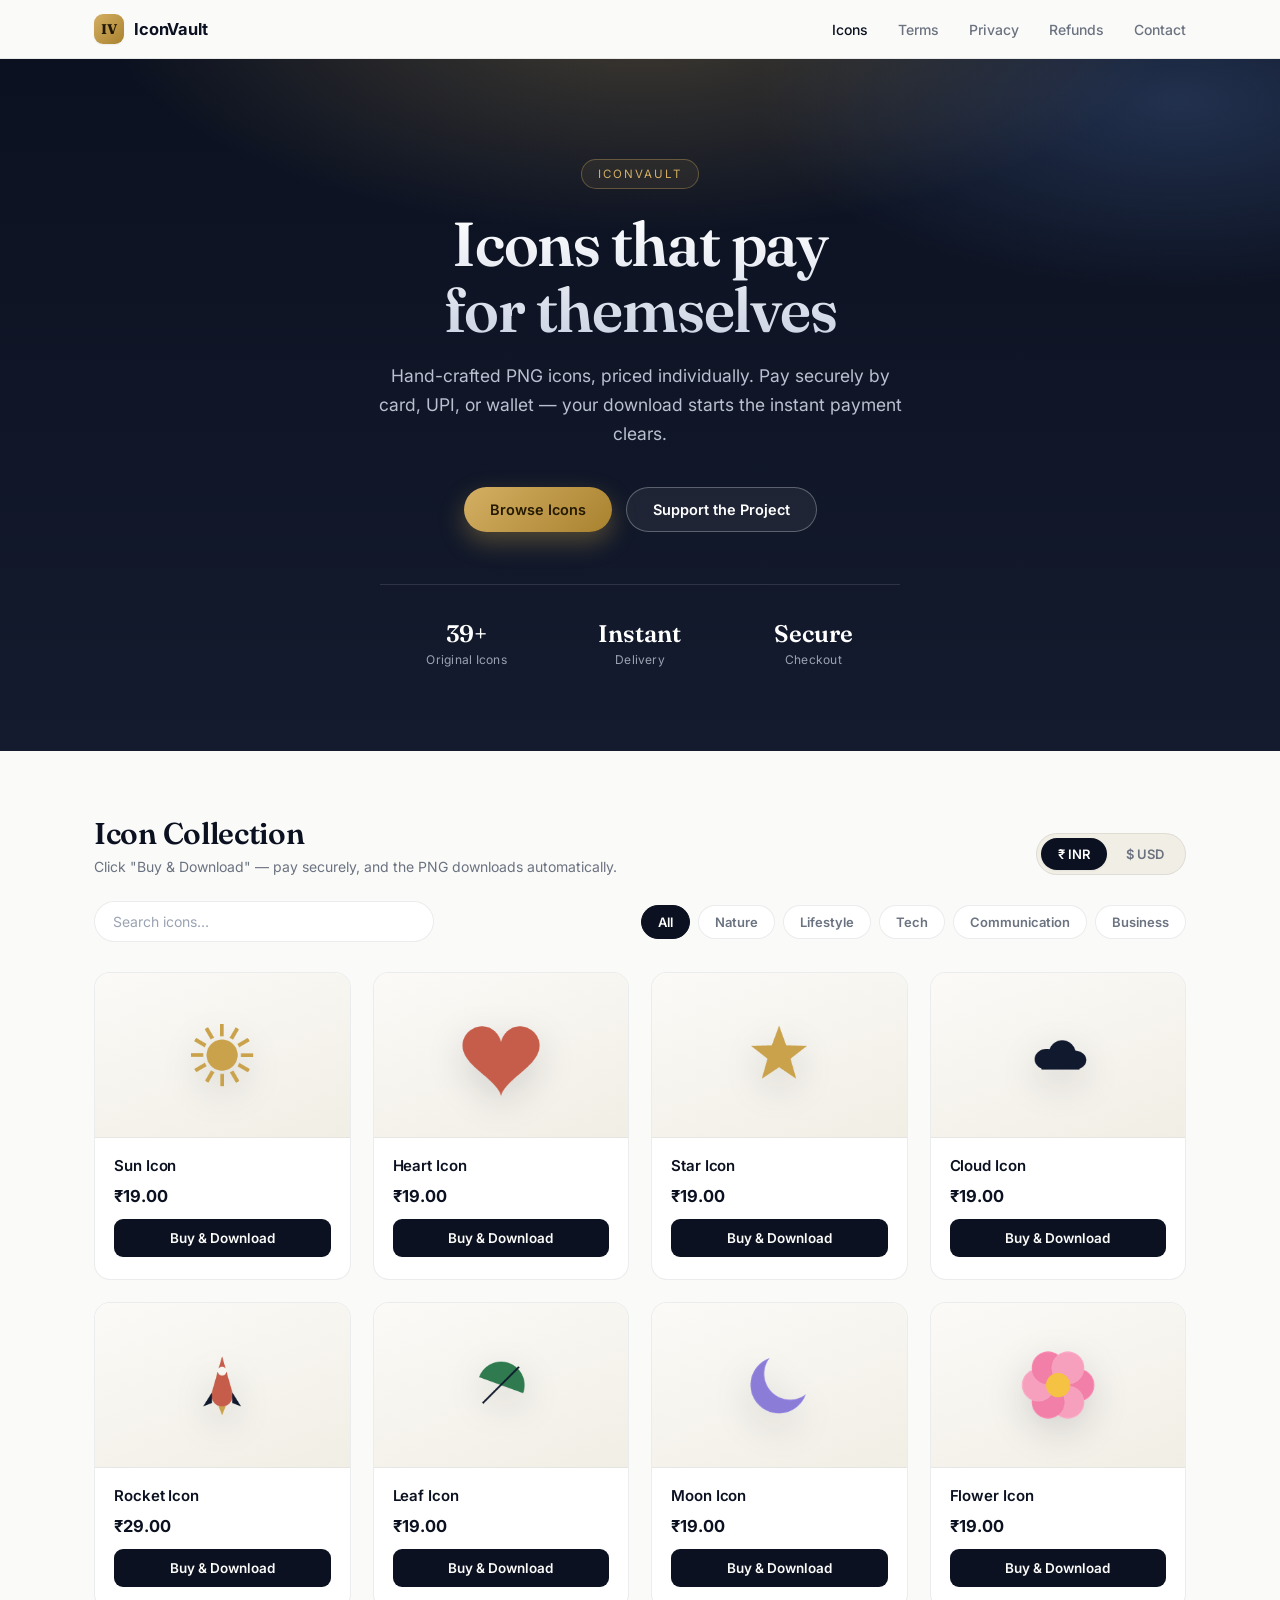
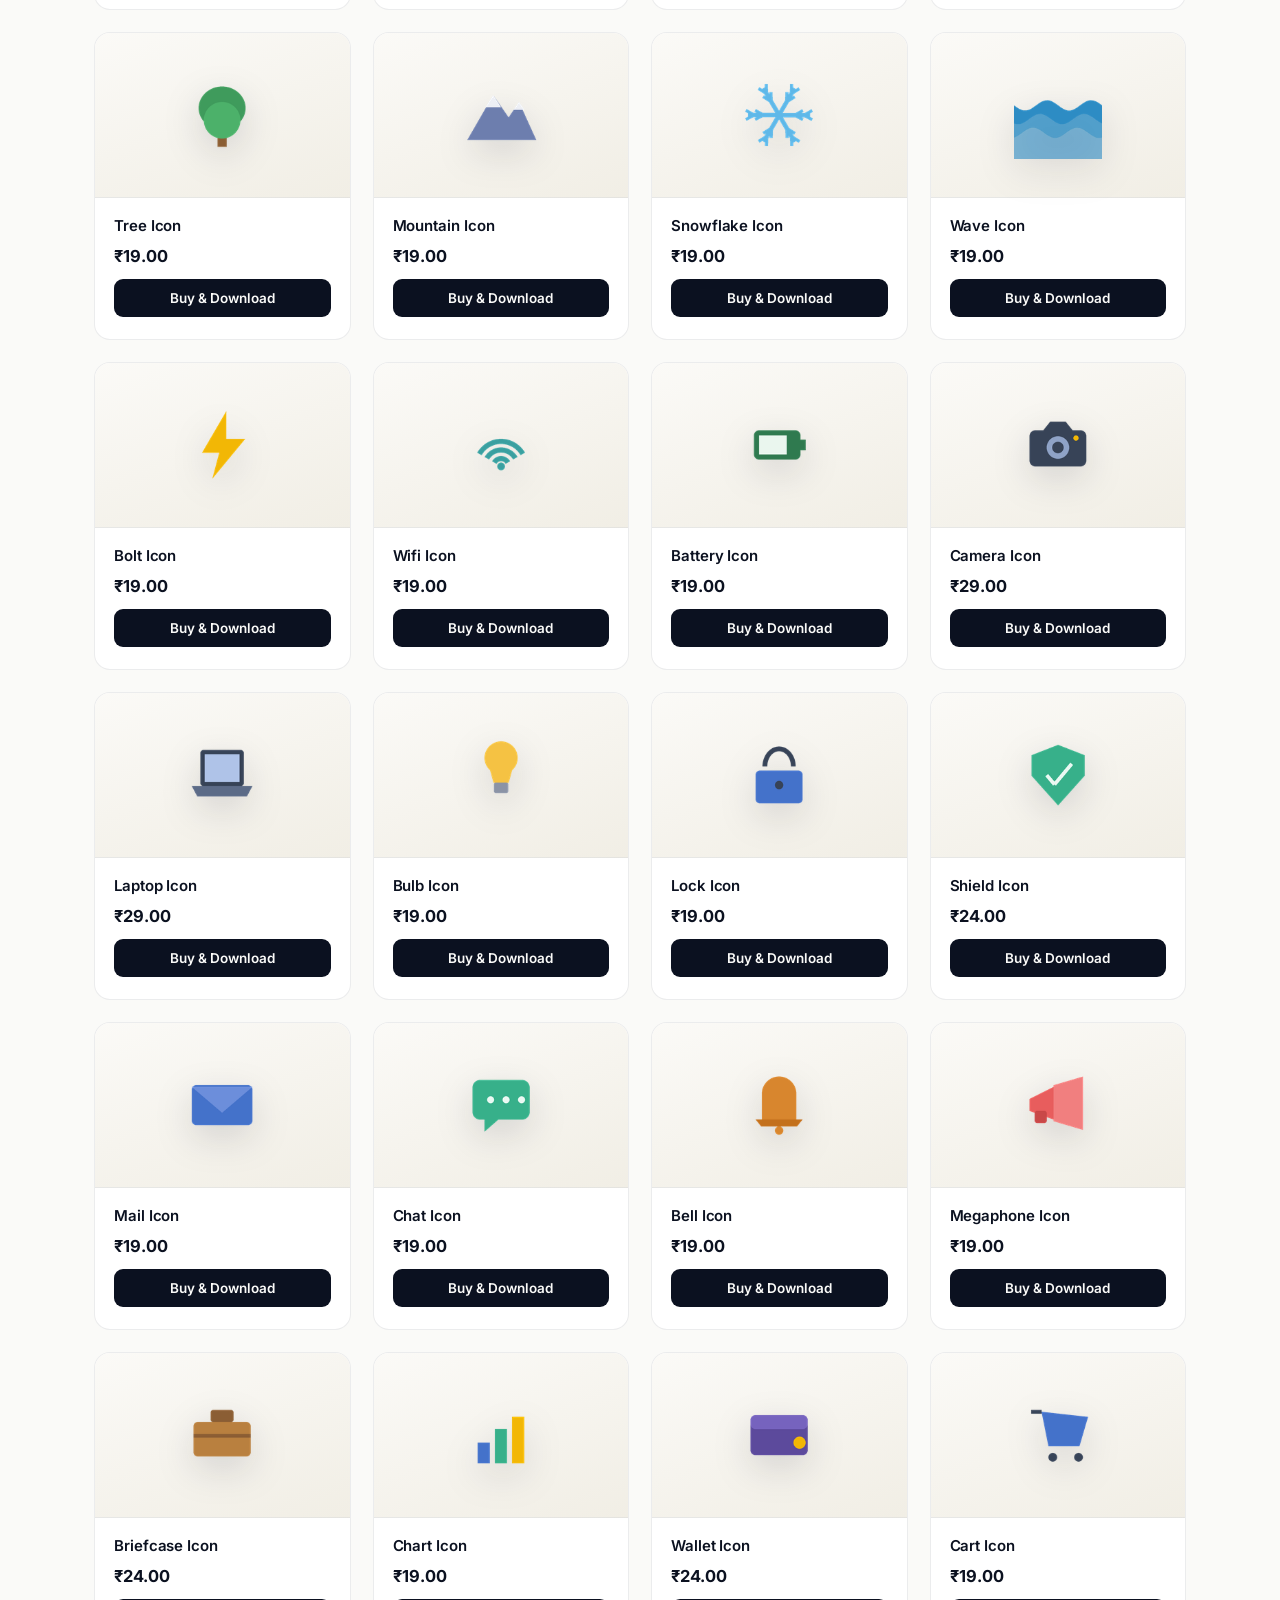
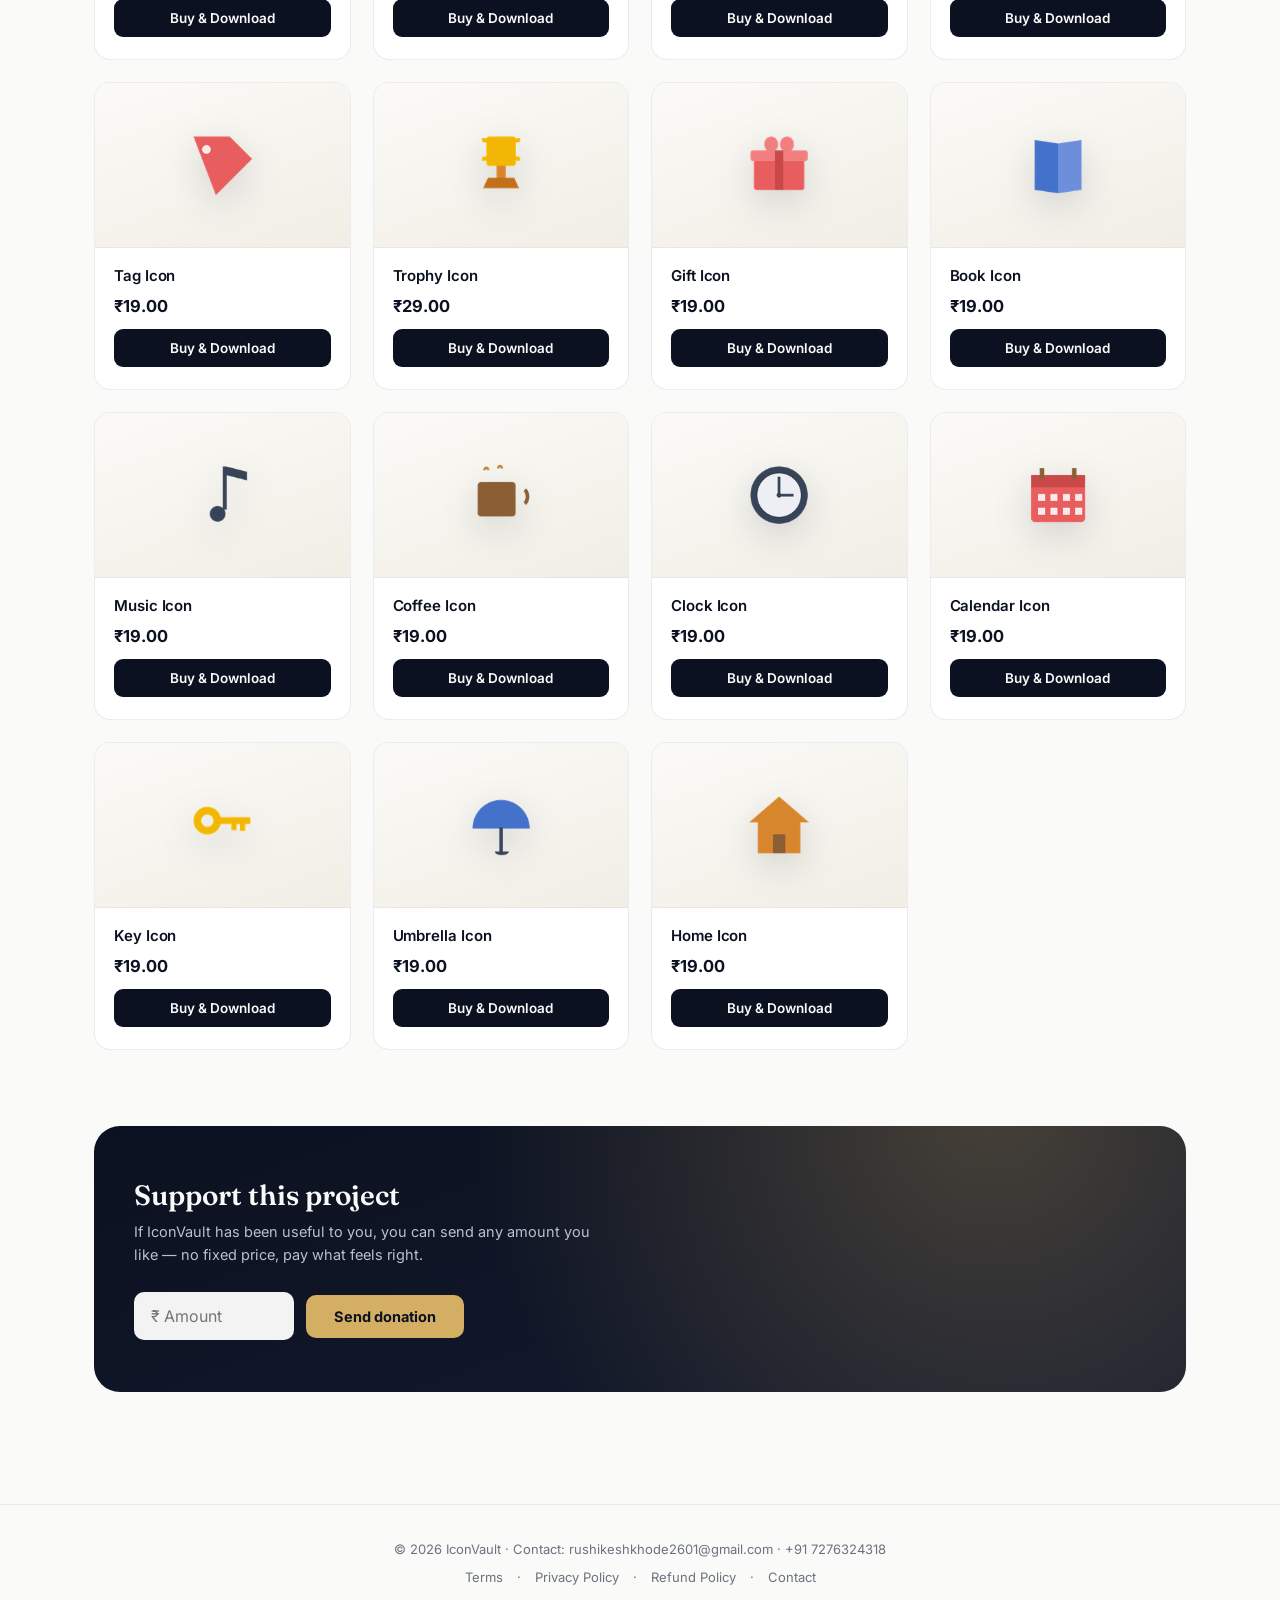
<file: index.html>
<!DOCTYPE html>
<html lang="en">
<head>
<meta charset="UTF-8">
<meta name="viewport" content="width=device-width, initial-scale=1.0">
<title>IconVault — Premium PNG Icons</title>
<meta name="description" content="Hand-crafted PNG icons, priced individually. Instant download after secure checkout — no account needed.">
<link rel="preconnect" href="https://fonts.googleapis.com">
<link rel="preconnect" href="https://fonts.gstatic.com" crossorigin>
<link href="https://fonts.googleapis.com/css2?family=Fraunces:opsz,wght@9..144,500;9..144,600;9..144,700&family=Inter:wght@400;500;600;700;800&family=IBM+Plex+Mono:wght@500&display=swap" rel="stylesheet">
<link rel="stylesheet" href="assets/style.css">
</head>
<body>

<header class="site-header">
  <div class="nav-wrap">
    <a href="index.html" class="brand"><span class="brand-mark">IV</span>IconVault</a>
    <button class="nav-toggle" id="navToggle" aria-label="Toggle menu">
      <svg width="22" height="22" viewBox="0 0 24 24" fill="none" stroke="currentColor" stroke-width="2" stroke-linecap="round"><line x1="3" y1="6" x2="21" y2="6"></line><line x1="3" y1="12" x2="21" y2="12"></line><line x1="3" y1="18" x2="21" y2="18"></line></svg>
    </button>
    <nav class="nav-links" id="navLinks">
      <a href="#icons" class="current">Icons</a>
      <a href="terms.html">Terms</a>
      <a href="privacy.html">Privacy</a>
      <a href="refund-policy.html">Refunds</a>
      <a href="contact.html">Contact</a>
    </nav>
  </div>
</header>

<section class="hero">
  <p class="eyebrow">IconVault</p>
  <h1>Icons that pay<br>for themselves</h1>
  <p class="lead">Hand-crafted PNG icons, priced individually. Pay securely by card, UPI, or wallet — your download starts the instant payment clears.</p>
  <div class="hero-ctas">
    <a href="#icons" class="btn btn-primary">Browse Icons</a>
    <a href="#support" class="btn btn-ghost">Support the Project</a>
  </div>
  <div class="stat-row">
    <div class="stat"><b>39+</b><span>Original Icons</span></div>
    <div class="stat"><b>Instant</b><span>Delivery</span></div>
    <div class="stat"><b>Secure</b><span>Checkout</span></div>
  </div>
</section>

<main>
  <div id="icons"></div>
  <div class="section-head">
    <div>
      <h2 class="section-title">Icon Collection</h2>
      <p class="section-sub">Click "Buy &amp; Download" — pay securely, and the PNG downloads automatically.</p>
    </div>
    <div>
      <div class="currency-toggle" id="currencyToggle">
        <button data-cur="INR" class="active">₹ INR</button>
        <button data-cur="USD">$ USD</button>
      </div>
    </div>
  </div>
  <p class="curr-hint" id="currHint" style="display:none;">USD pricing shown for international visitors — checkout is currently processed in Indian Rupees (₹).</p>

  <div class="filter-bar">
    <input type="search" id="iconSearch" class="search-input" placeholder="Search icons…" aria-label="Search icons">
    <div class="category-pills" id="categoryPills"></div>
  </div>

  <div class="grid" id="iconGrid"></div>

  <div class="donate-wrap" id="support">
    <h2>Support this project</h2>
    <p>If IconVault has been useful to you, you can send any amount you like — no fixed price, pay what feels right.</p>
    <div class="donate-row">
      <input type="number" id="donateAmount" min="1" placeholder="₹ Amount">
      <button id="donateBtn">Send donation</button>
    </div>
  </div>
</main>

<footer>
  <div>© <span id="year"></span> IconVault · Contact: rushikeshkhode2601@gmail.com · +91 7276324318</div>
  <div class="foot-links">
    <a href="terms.html">Terms</a> ·
    <a href="privacy.html">Privacy Policy</a> ·
    <a href="refund-policy.html">Refund Policy</a> ·
    <a href="contact.html">Contact</a>
  </div>
</footer>

<script src="https://checkout.razorpay.com/v1/checkout.js"></script>
<script src="assets/site.js"></script>
<script>
  // ---------------- EDIT THIS ----------------
  var RAZORPAY_KEY = "rzp_live_TVG2Pxma3OotFT";      // rzp_test_xxx or rzp_live_xxx
  var BUSINESS_NAME = "IconVault";
  // --------------------------------------------

  var ICONS = [
    { id: "sun",        name: "Sun Icon",        category: "Nature",        price: 19, usdPrice: 1.99, file: "assets/sun.png" },
    { id: "heart",      name: "Heart Icon",      category: "Lifestyle",     price: 19, usdPrice: 1.99, file: "assets/heart.png" },
    { id: "star",       name: "Star Icon",       category: "Lifestyle",     price: 19, usdPrice: 1.99, file: "assets/star.png" },
    { id: "cloud",      name: "Cloud Icon",      category: "Nature",        price: 19, usdPrice: 1.99, file: "assets/cloud.png" },
    { id: "rocket",     name: "Rocket Icon",     category: "Tech",          price: 29, usdPrice: 2.99, file: "assets/rocket.png" },
    { id: "leaf",       name: "Leaf Icon",       category: "Nature",        price: 19, usdPrice: 1.99, file: "assets/leaf.png" },
    { id: "moon",       name: "Moon Icon",       category: "Nature",        price: 19, usdPrice: 1.99, file: "assets/moon.png" },
    { id: "flower",     name: "Flower Icon",     category: "Nature",        price: 19, usdPrice: 1.99, file: "assets/flower.png" },
    { id: "tree",       name: "Tree Icon",       category: "Nature",        price: 19, usdPrice: 1.99, file: "assets/tree.png" },
    { id: "mountain",   name: "Mountain Icon",   category: "Nature",        price: 19, usdPrice: 1.99, file: "assets/mountain.png" },
    { id: "snowflake",  name: "Snowflake Icon",  category: "Nature",        price: 19, usdPrice: 1.99, file: "assets/snowflake.png" },
    { id: "wave",       name: "Wave Icon",       category: "Nature",        price: 19, usdPrice: 1.99, file: "assets/wave.png" },
    { id: "bolt",       name: "Bolt Icon",       category: "Tech",          price: 19, usdPrice: 1.99, file: "assets/bolt.png" },
    { id: "wifi",       name: "Wifi Icon",       category: "Tech",          price: 19, usdPrice: 1.99, file: "assets/wifi.png" },
    { id: "battery",    name: "Battery Icon",    category: "Tech",          price: 19, usdPrice: 1.99, file: "assets/battery.png" },
    { id: "camera",     name: "Camera Icon",     category: "Tech",          price: 29, usdPrice: 2.99, file: "assets/camera.png" },
    { id: "laptop",     name: "Laptop Icon",     category: "Tech",          price: 29, usdPrice: 2.99, file: "assets/laptop.png" },
    { id: "bulb",       name: "Bulb Icon",       category: "Tech",          price: 19, usdPrice: 1.99, file: "assets/bulb.png" },
    { id: "lock",       name: "Lock Icon",       category: "Tech",          price: 19, usdPrice: 1.99, file: "assets/lock.png" },
    { id: "shield",     name: "Shield Icon",     category: "Tech",          price: 24, usdPrice: 2.49, file: "assets/shield.png" },
    { id: "mail",       name: "Mail Icon",       category: "Communication", price: 19, usdPrice: 1.99, file: "assets/mail.png" },
    { id: "chat",       name: "Chat Icon",       category: "Communication", price: 19, usdPrice: 1.99, file: "assets/chat.png" },
    { id: "bell",       name: "Bell Icon",       category: "Communication", price: 19, usdPrice: 1.99, file: "assets/bell.png" },
    { id: "megaphone",  name: "Megaphone Icon",  category: "Communication", price: 19, usdPrice: 1.99, file: "assets/megaphone.png" },
    { id: "briefcase",  name: "Briefcase Icon",  category: "Business",      price: 24, usdPrice: 2.49, file: "assets/briefcase.png" },
    { id: "chart",      name: "Chart Icon",      category: "Business",      price: 19, usdPrice: 1.99, file: "assets/chart.png" },
    { id: "wallet",     name: "Wallet Icon",     category: "Business",      price: 24, usdPrice: 2.49, file: "assets/wallet.png" },
    { id: "cart",       name: "Cart Icon",       category: "Business",      price: 19, usdPrice: 1.99, file: "assets/cart.png" },
    { id: "tag",        name: "Tag Icon",        category: "Business",      price: 19, usdPrice: 1.99, file: "assets/tag.png" },
    { id: "trophy",     name: "Trophy Icon",     category: "Business",      price: 29, usdPrice: 2.99, file: "assets/trophy.png" },
    { id: "gift",       name: "Gift Icon",       category: "Lifestyle",     price: 19, usdPrice: 1.99, file: "assets/gift.png" },
    { id: "book",       name: "Book Icon",       category: "Lifestyle",     price: 19, usdPrice: 1.99, file: "assets/book.png" },
    { id: "music",      name: "Music Icon",      category: "Lifestyle",     price: 19, usdPrice: 1.99, file: "assets/music.png" },
    { id: "coffee",     name: "Coffee Icon",     category: "Lifestyle",     price: 19, usdPrice: 1.99, file: "assets/coffee.png" },
    { id: "clock",      name: "Clock Icon",      category: "Lifestyle",     price: 19, usdPrice: 1.99, file: "assets/clock.png" },
    { id: "calendar",   name: "Calendar Icon",   category: "Lifestyle",     price: 19, usdPrice: 1.99, file: "assets/calendar.png" },
    { id: "key",        name: "Key Icon",        category: "Lifestyle",     price: 19, usdPrice: 1.99, file: "assets/key.png" },
    { id: "umbrella",   name: "Umbrella Icon",   category: "Lifestyle",     price: 19, usdPrice: 1.99, file: "assets/umbrella.png" },
    { id: "home",       name: "Home Icon",       category: "Lifestyle",     price: 19, usdPrice: 1.99, file: "assets/home.png" }
  ];

  var CURRENCY = localStorage.getItem('iv_currency') || 'INR';
  var SEARCH_TERM = '';
  var SELECTED_CATEGORY = 'All';

  function formatPrice(icon) {
    if (CURRENCY === 'USD') {
      return '$' + icon.usdPrice.toFixed(2);
    }
    return '₹' + icon.price.toFixed(2);
  }

  var grid = document.getElementById('iconGrid');
  var categoryPillsEl = document.getElementById('categoryPills');
  var searchInput = document.getElementById('iconSearch');

  var CATEGORIES = ['All'].concat(
    ICONS.map(function (i) { return i.category; }).filter(function (c, i, arr) { return arr.indexOf(c) === i; })
  );

  function renderCategoryPills() {
    categoryPillsEl.innerHTML = '';
    CATEGORIES.forEach(function (cat) {
      var btn = document.createElement('button');
      btn.textContent = cat;
      btn.className = cat === SELECTED_CATEGORY ? 'active' : '';
      btn.onclick = function () {
        SELECTED_CATEGORY = cat;
        renderCategoryPills();
        renderGrid();
      };
      categoryPillsEl.appendChild(btn);
    });
  }
  renderCategoryPills();

  function getFilteredIcons() {
    var term = SEARCH_TERM.trim().toLowerCase();
    return ICONS.filter(function (icon) {
      var matchesCategory = SELECTED_CATEGORY === 'All' || icon.category === SELECTED_CATEGORY;
      var matchesSearch = !term || icon.name.toLowerCase().indexOf(term) !== -1;
      return matchesCategory && matchesSearch;
    });
  }

  function renderGrid() {
    grid.innerHTML = '';
    var filtered = getFilteredIcons();
    if (filtered.length === 0) {
      grid.innerHTML = '<p class="no-results">No icons match your search.</p>';
      return;
    }
    filtered.forEach(function (icon) {
      var card = document.createElement('div');
      card.className = 'card';
      card.innerHTML =
        '<div class="thumb"><img src="' + icon.file + '" alt="' + icon.name + '" loading="lazy"></div>' +
        '<div class="card-body">' +
          '<h3>' + icon.name + '</h3>' +
          '<div class="price">' + formatPrice(icon) + '</div>' +
          '<button class="buy-btn">Buy &amp; Download</button>' +
        '</div>';
      var btn = card.querySelector('.buy-btn');
      btn.onclick = function () { startPayment(icon, btn); };
      grid.appendChild(card);
    });
  }
  renderGrid();

  searchInput.addEventListener('input', function (e) {
    SEARCH_TERM = e.target.value;
    renderGrid();
  });

  var currencyToggle = document.getElementById('currencyToggle');
  var currHint = document.getElementById('currHint');

  function syncCurrencyUI() {
    currencyToggle.querySelectorAll('button').forEach(function (b) {
      b.classList.toggle('active', b.dataset.cur === CURRENCY);
    });
    currHint.style.display = CURRENCY === 'USD' ? 'block' : 'none';
  }
  syncCurrencyUI();

  currencyToggle.addEventListener('click', function (e) {
    var btn = e.target.closest('button');
    if (!btn) return;
    CURRENCY = btn.dataset.cur;
    localStorage.setItem('iv_currency', CURRENCY);
    syncCurrencyUI();
    renderGrid();
  });

  function downloadFile(path, filename) {
    var a = document.createElement('a');
    a.href = path;
    a.download = filename;
    document.body.appendChild(a);
    a.click();
    document.body.removeChild(a);
  }

  function startPayment(icon, btn) {
    if (RAZORPAY_KEY === "YOUR_KEY_ID") {
      alert("Checkout is launching soon! We're currently completing payment verification — please check back in a day or two.");
      return;
    }
    btn.disabled = true;
    btn.innerText = "Opening…";

    var options = {
      key: RAZORPAY_KEY,
      amount: Math.round(icon.price * 100),
      currency: "INR",
      name: BUSINESS_NAME,
      description: "Purchase: " + icon.name,
      handler: function (response) {
        downloadFile(icon.file, icon.id + ".png");
        alert("Payment successful! Your download has started.\nPayment ID: " + response.razorpay_payment_id);
        btn.disabled = false;
        btn.innerText = "Buy & Download";
      },
      modal: {
        ondismiss: function () {
          btn.disabled = false;
          btn.innerText = "Buy & Download";
        }
      },
      theme: { color: "#10192E" }
    };
    var rzp = new Razorpay(options);
    rzp.on('payment.failed', function (response) {
      alert("Payment failed: " + response.error.description);
      btn.disabled = false;
      btn.innerText = "Buy & Download";
    });
    rzp.open();
  }

  document.getElementById('donateBtn').onclick = function () {
    if (RAZORPAY_KEY === "YOUR_KEY_ID") {
      alert("Checkout is launching soon! We're currently completing payment verification — please check back in a day or two.");
      return;
    }
    var amountInput = document.getElementById('donateAmount');
    var amount = parseFloat(amountInput.value);
    if (!amount || amount < 1) {
      alert("Please enter a valid amount (minimum ₹1).");
      return;
    }
    var options = {
      key: RAZORPAY_KEY,
      amount: Math.round(amount * 100),
      currency: "INR",
      name: BUSINESS_NAME,
      description: "Donation / Support",
      handler: function (response) {
        alert("Thank you for your support!\nPayment ID: " + response.razorpay_payment_id);
        amountInput.value = "";
      },
      theme: { color: "#C9A24B" }
    };
    var rzp = new Razorpay(options);
    rzp.on('payment.failed', function (response) {
      alert("Payment failed: " + response.error.description);
    });
    rzp.open();
  };
</script>

</body>
</html>
</file>
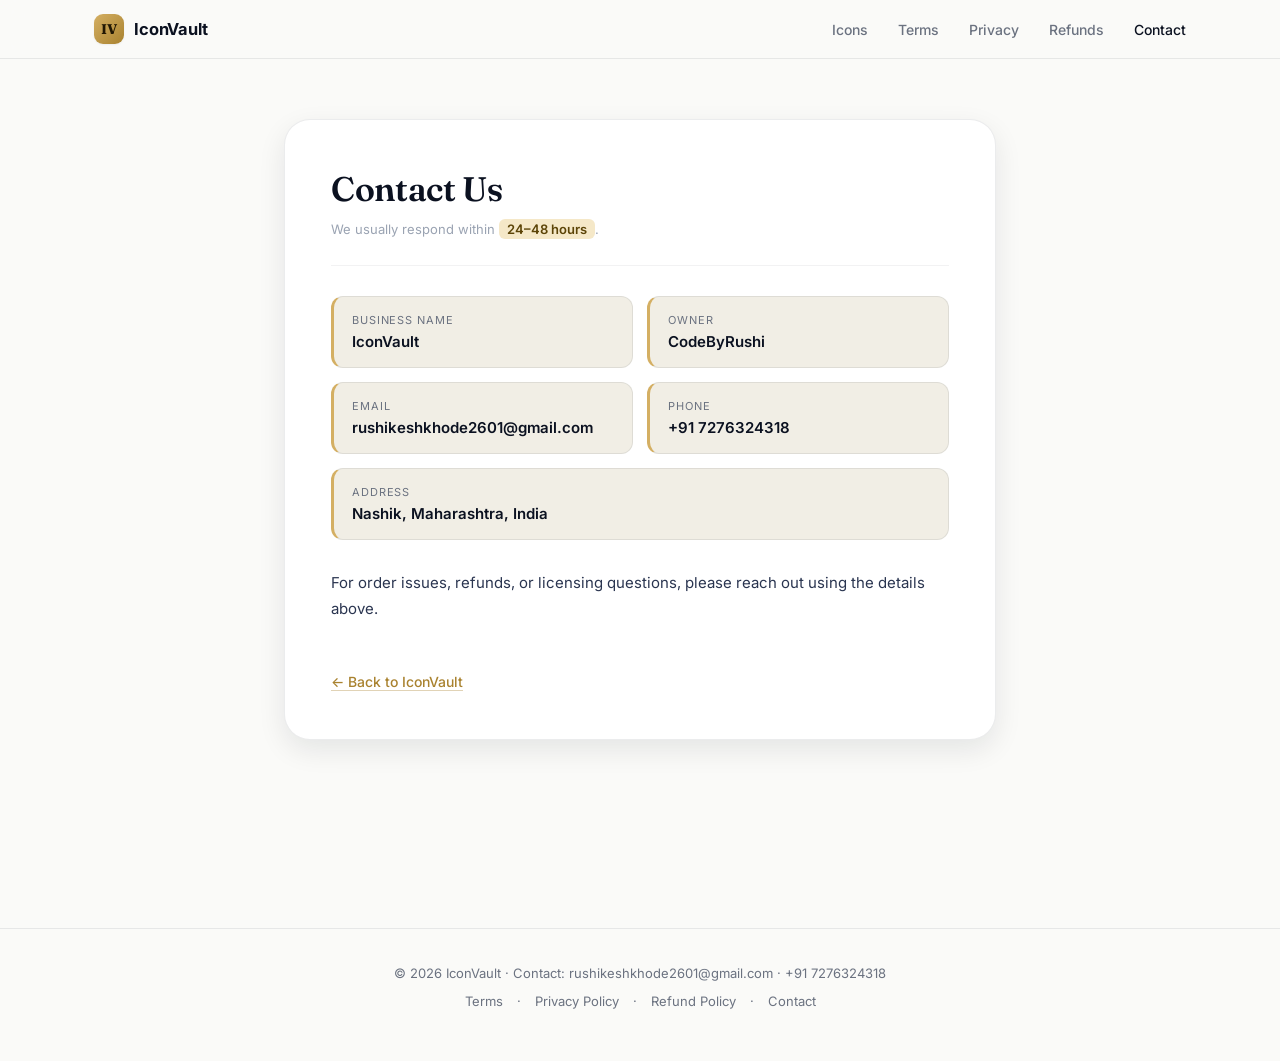
<file: contact.html>
<!DOCTYPE html>
<html lang="en">
<head>
<meta charset="UTF-8">
<meta name="viewport" content="width=device-width, initial-scale=1.0">
<title>Contact — IconVault</title>
<link rel="preconnect" href="https://fonts.googleapis.com">
<link rel="preconnect" href="https://fonts.gstatic.com" crossorigin>
<link href="https://fonts.googleapis.com/css2?family=Fraunces:opsz,wght@9..144,500;9..144,600;9..144,700&family=Inter:wght@400;500;600;700;800&display=swap" rel="stylesheet">
<link rel="stylesheet" href="assets/style.css">
</head>
<body>

<header class="site-header">
  <div class="nav-wrap">
    <a href="index.html" class="brand"><span class="brand-mark">IV</span>IconVault</a>
    <button class="nav-toggle" id="navToggle" aria-label="Toggle menu">
      <svg width="22" height="22" viewBox="0 0 24 24" fill="none" stroke="currentColor" stroke-width="2" stroke-linecap="round"><line x1="3" y1="6" x2="21" y2="6"></line><line x1="3" y1="12" x2="21" y2="12"></line><line x1="3" y1="18" x2="21" y2="18"></line></svg>
    </button>
    <nav class="nav-links" id="navLinks">
      <a href="index.html#icons">Icons</a>
      <a href="terms.html">Terms</a>
      <a href="privacy.html">Privacy</a>
      <a href="refund-policy.html">Refunds</a>
      <a href="contact.html" class="current">Contact</a>
    </nav>
  </div>
</header>

<main class="legal-main">
  <div class="legal-card">
    <h1>Contact Us</h1>
    <p class="updated">We usually respond within <span class="fill">24–48 hours</span>.</p>

    <div class="info-grid">
      <div class="info-tile"><span class="label">Business Name</span><span class="value">IconVault</span></div>
      <div class="info-tile"><span class="label">Owner</span><span class="value">CodeByRushi</span></div>
      <div class="info-tile"><span class="label">Email</span><span class="value">rushikeshkhode2601@gmail.com</span></div>
      <div class="info-tile"><span class="label">Phone</span><span class="value">+91 7276324318</span></div>
      <div class="info-tile" style="grid-column:1 / -1;"><span class="label">Address</span><span class="value">Nashik, Maharashtra, India</span></div>
    </div>

    <p style="margin-top:30px;">For order issues, refunds, or licensing questions, please reach out using the details above.</p>

    <a class="back-link" href="index.html">← Back to IconVault</a>
  </div>
</main>

<footer>
  <div>© <span id="year"></span> IconVault · Contact: rushikeshkhode2601@gmail.com · +91 7276324318</div>
  <div class="foot-links">
    <a href="terms.html">Terms</a> ·
    <a href="privacy.html">Privacy Policy</a> ·
    <a href="refund-policy.html">Refund Policy</a> ·
    <a href="contact.html">Contact</a>
  </div>
</footer>

<script src="assets/site.js"></script>
</body>
</html>
</file>
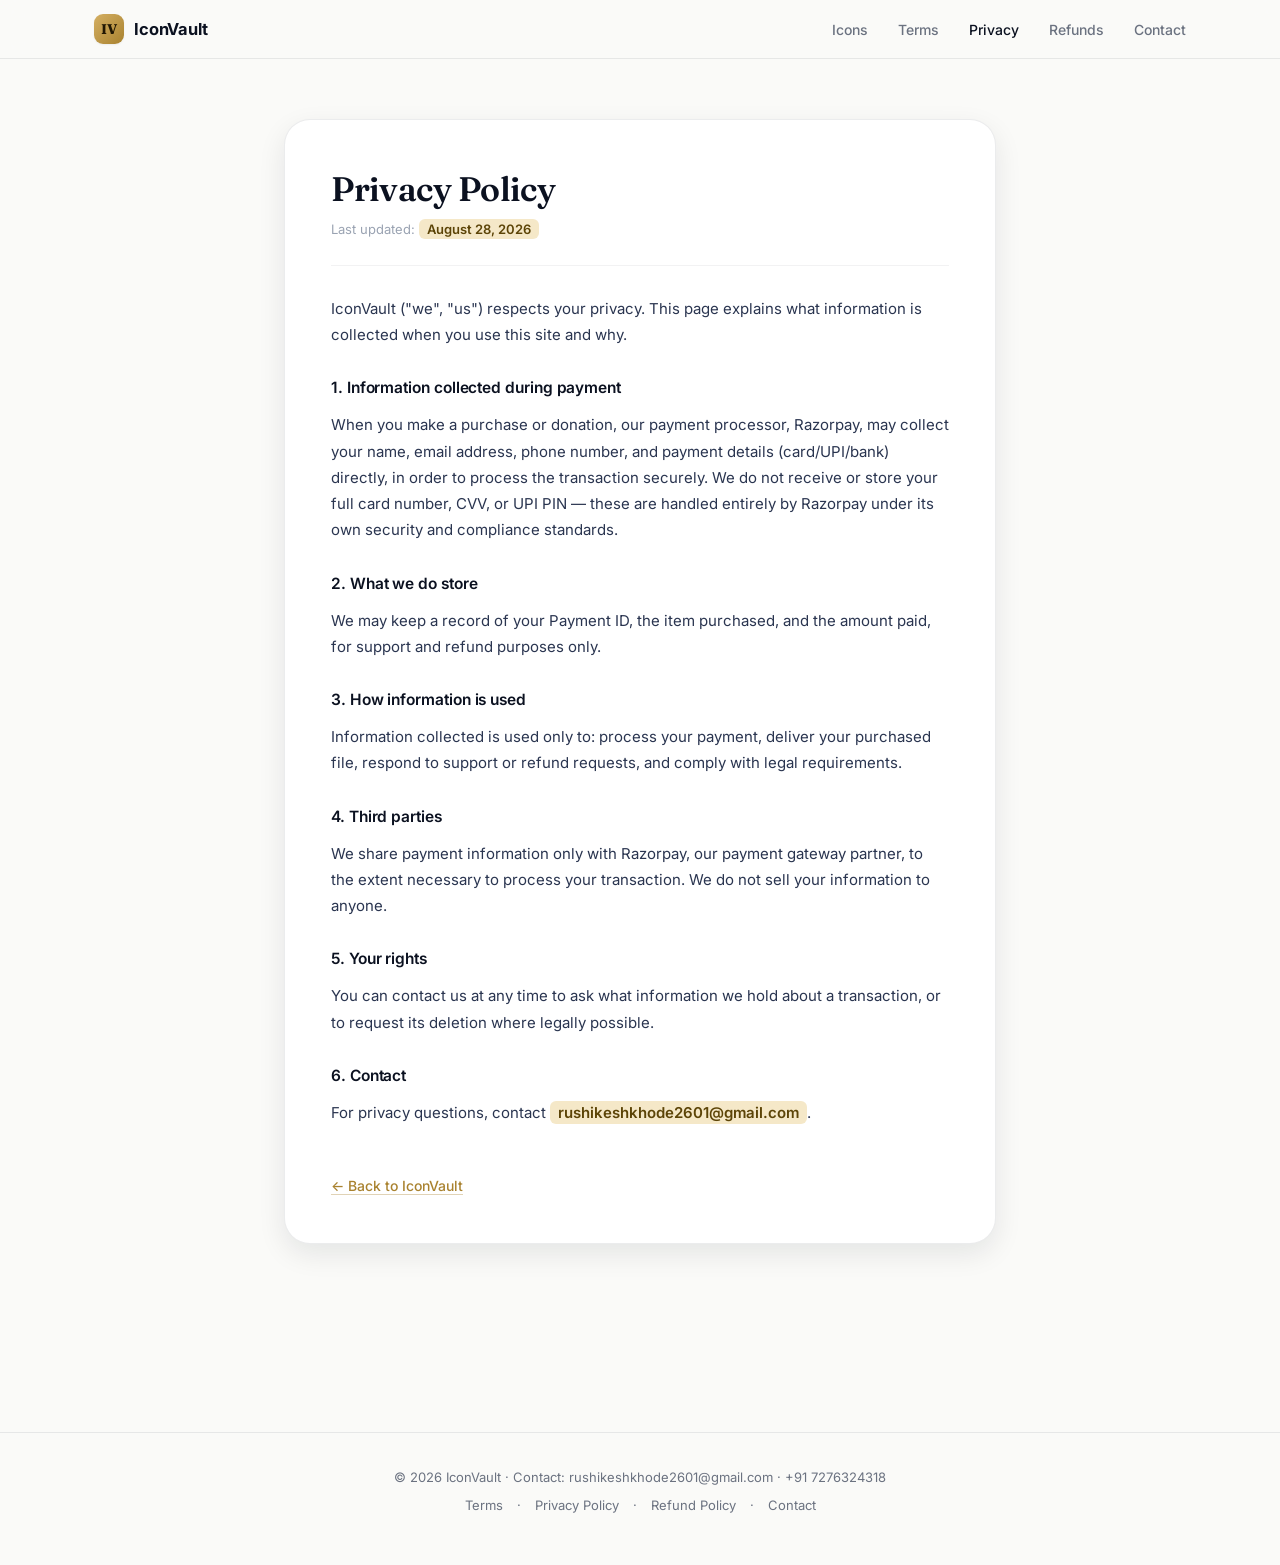
<file: privacy.html>
<!DOCTYPE html>
<html lang="en">
<head>
<meta charset="UTF-8">
<meta name="viewport" content="width=device-width, initial-scale=1.0">
<title>Privacy Policy — IconVault</title>
<link rel="preconnect" href="https://fonts.googleapis.com">
<link rel="preconnect" href="https://fonts.gstatic.com" crossorigin>
<link href="https://fonts.googleapis.com/css2?family=Fraunces:opsz,wght@9..144,500;9..144,600;9..144,700&family=Inter:wght@400;500;600;700;800&display=swap" rel="stylesheet">
<link rel="stylesheet" href="assets/style.css">
</head>
<body>

<header class="site-header">
  <div class="nav-wrap">
    <a href="index.html" class="brand"><span class="brand-mark">IV</span>IconVault</a>
    <button class="nav-toggle" id="navToggle" aria-label="Toggle menu">
      <svg width="22" height="22" viewBox="0 0 24 24" fill="none" stroke="currentColor" stroke-width="2" stroke-linecap="round"><line x1="3" y1="6" x2="21" y2="6"></line><line x1="3" y1="12" x2="21" y2="12"></line><line x1="3" y1="18" x2="21" y2="18"></line></svg>
    </button>
    <nav class="nav-links" id="navLinks">
      <a href="index.html#icons">Icons</a>
      <a href="terms.html">Terms</a>
      <a href="privacy.html" class="current">Privacy</a>
      <a href="refund-policy.html">Refunds</a>
      <a href="contact.html">Contact</a>
    </nav>
  </div>
</header>

<main class="legal-main">
  <div class="legal-card">
    <h1>Privacy Policy</h1>
    <p class="updated">Last updated: <span class="fill">August 28, 2026</span></p>

    <p>IconVault ("we", "us") respects your privacy. This page explains what information is collected when you use this site and why.</p>

    <h3>1. Information collected during payment</h3>
    <p>When you make a purchase or donation, our payment processor, Razorpay, may collect your name, email address, phone number, and payment details (card/UPI/bank) directly, in order to process the transaction securely. We do not receive or store your full card number, CVV, or UPI PIN — these are handled entirely by Razorpay under its own security and compliance standards.</p>

    <h3>2. What we do store</h3>
    <p>We may keep a record of your Payment ID, the item purchased, and the amount paid, for support and refund purposes only.</p>

    <h3>3. How information is used</h3>
    <p>Information collected is used only to: process your payment, deliver your purchased file, respond to support or refund requests, and comply with legal requirements.</p>

    <h3>4. Third parties</h3>
    <p>We share payment information only with Razorpay, our payment gateway partner, to the extent necessary to process your transaction. We do not sell your information to anyone.</p>

    <h3>5. Your rights</h3>
    <p>You can contact us at any time to ask what information we hold about a transaction, or to request its deletion where legally possible.</p>

    <h3>6. Contact</h3>
    <p>For privacy questions, contact <span class="fill">rushikeshkhode2601@gmail.com</span>.</p>

    <a class="back-link" href="index.html">← Back to IconVault</a>
  </div>
</main>

<footer>
  <div>© <span id="year"></span> IconVault · Contact: rushikeshkhode2601@gmail.com · +91 7276324318</div>
  <div class="foot-links">
    <a href="terms.html">Terms</a> ·
    <a href="privacy.html">Privacy Policy</a> ·
    <a href="refund-policy.html">Refund Policy</a> ·
    <a href="contact.html">Contact</a>
  </div>
</footer>

<script src="assets/site.js"></script>
</body>
</html>
</file>
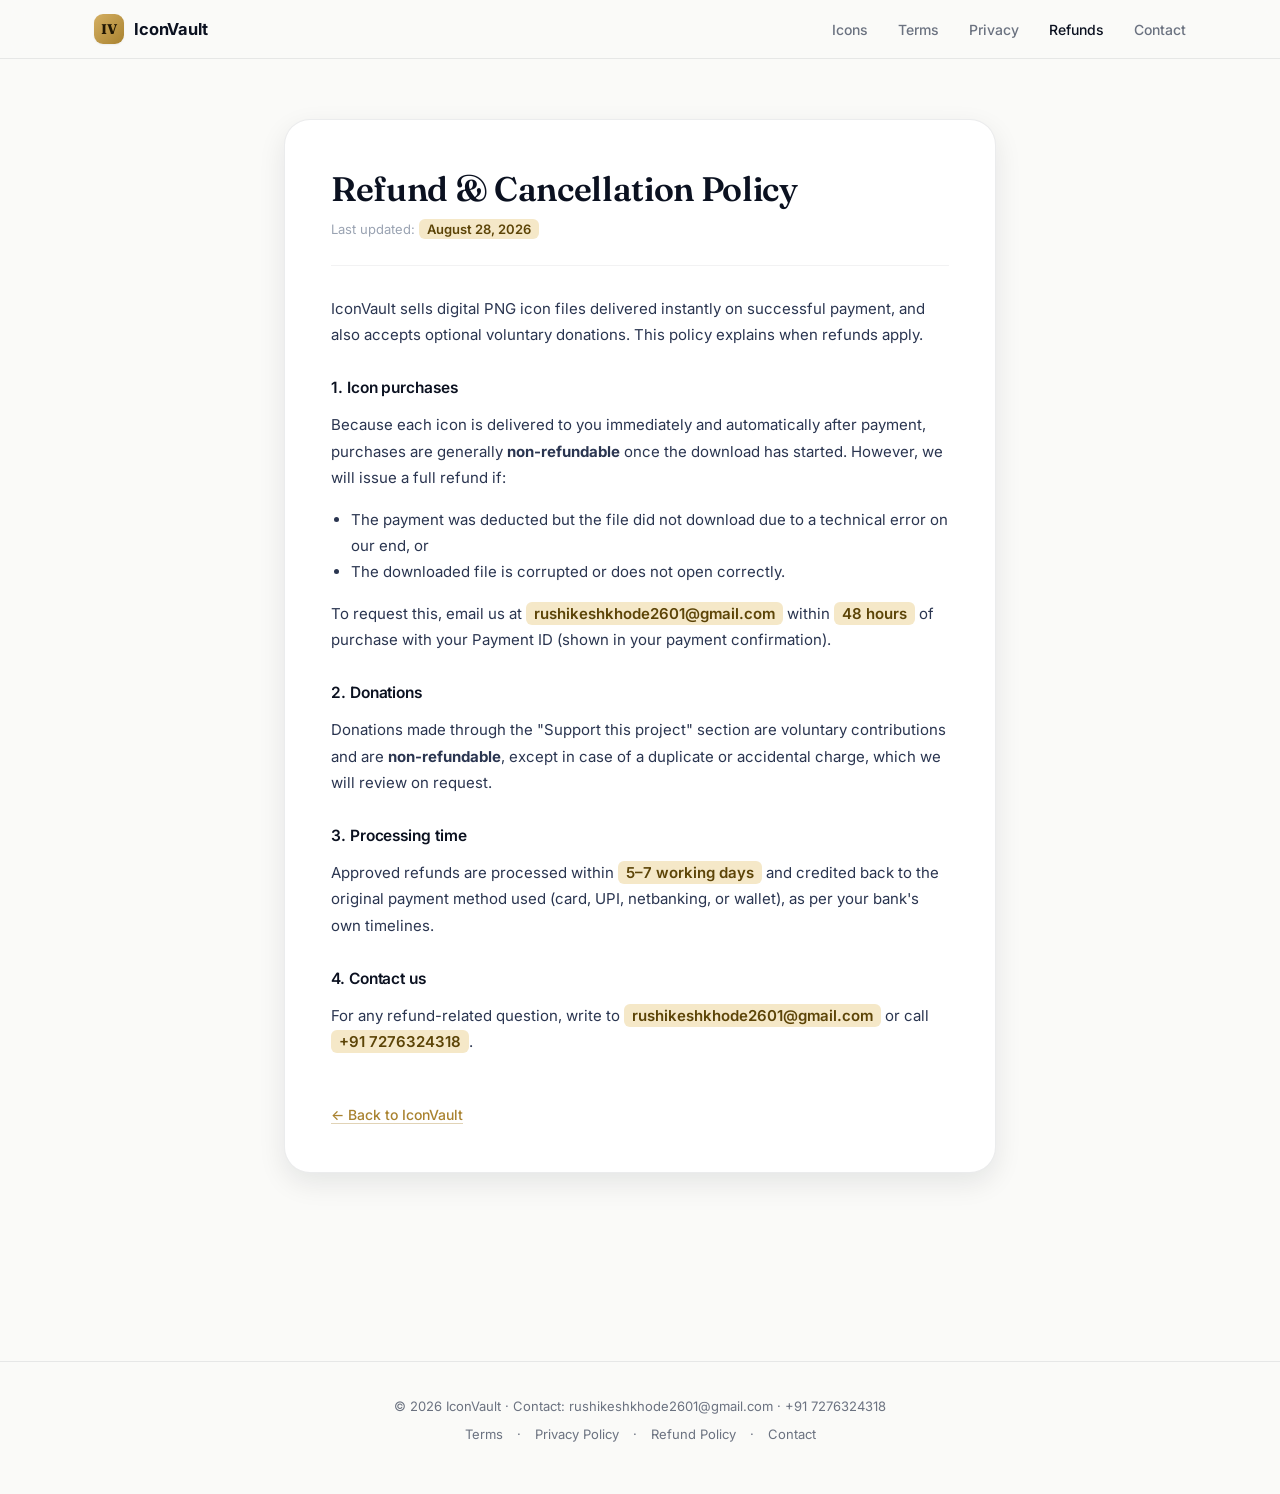
<file: refund-policy.html>
<!DOCTYPE html>
<html lang="en">
<head>
<meta charset="UTF-8">
<meta name="viewport" content="width=device-width, initial-scale=1.0">
<title>Refund & Cancellation Policy — IconVault</title>
<link rel="preconnect" href="https://fonts.googleapis.com">
<link rel="preconnect" href="https://fonts.gstatic.com" crossorigin>
<link href="https://fonts.googleapis.com/css2?family=Fraunces:opsz,wght@9..144,500;9..144,600;9..144,700&family=Inter:wght@400;500;600;700;800&display=swap" rel="stylesheet">
<link rel="stylesheet" href="assets/style.css">
</head>
<body>

<header class="site-header">
  <div class="nav-wrap">
    <a href="index.html" class="brand"><span class="brand-mark">IV</span>IconVault</a>
    <button class="nav-toggle" id="navToggle" aria-label="Toggle menu">
      <svg width="22" height="22" viewBox="0 0 24 24" fill="none" stroke="currentColor" stroke-width="2" stroke-linecap="round"><line x1="3" y1="6" x2="21" y2="6"></line><line x1="3" y1="12" x2="21" y2="12"></line><line x1="3" y1="18" x2="21" y2="18"></line></svg>
    </button>
    <nav class="nav-links" id="navLinks">
      <a href="index.html#icons">Icons</a>
      <a href="terms.html">Terms</a>
      <a href="privacy.html">Privacy</a>
      <a href="refund-policy.html" class="current">Refunds</a>
      <a href="contact.html">Contact</a>
    </nav>
  </div>
</header>

<main class="legal-main">
  <div class="legal-card">
    <h1>Refund & Cancellation Policy</h1>
    <p class="updated">Last updated: <span class="fill">August 28, 2026</span></p>

    <p>IconVault sells digital PNG icon files delivered instantly on successful payment, and also accepts optional voluntary donations. This policy explains when refunds apply.</p>

    <h3>1. Icon purchases</h3>
    <p>Because each icon is delivered to you immediately and automatically after payment, purchases are generally <strong>non-refundable</strong> once the download has started. However, we will issue a full refund if:</p>
    <ul>
      <li>The payment was deducted but the file did not download due to a technical error on our end, or</li>
      <li>The downloaded file is corrupted or does not open correctly.</li>
    </ul>
    <p>To request this, email us at <span class="fill">rushikeshkhode2601@gmail.com</span> within <span class="fill">48 hours</span> of purchase with your Payment ID (shown in your payment confirmation).</p>

    <h3>2. Donations</h3>
    <p>Donations made through the "Support this project" section are voluntary contributions and are <strong>non-refundable</strong>, except in case of a duplicate or accidental charge, which we will review on request.</p>

    <h3>3. Processing time</h3>
    <p>Approved refunds are processed within <span class="fill">5–7 working days</span> and credited back to the original payment method used (card, UPI, netbanking, or wallet), as per your bank's own timelines.</p>

    <h3>4. Contact us</h3>
    <p>For any refund-related question, write to <span class="fill">rushikeshkhode2601@gmail.com</span> or call <span class="fill">+91 7276324318</span>.</p>

    <a class="back-link" href="index.html">← Back to IconVault</a>
  </div>
</main>

<footer>
  <div>© <span id="year"></span> IconVault · Contact: rushikeshkhode2601@gmail.com · +91 7276324318</div>
  <div class="foot-links">
    <a href="terms.html">Terms</a> ·
    <a href="privacy.html">Privacy Policy</a> ·
    <a href="refund-policy.html">Refund Policy</a> ·
    <a href="contact.html">Contact</a>
  </div>
</footer>

<script src="assets/site.js"></script>
</body>
</html>
</file>
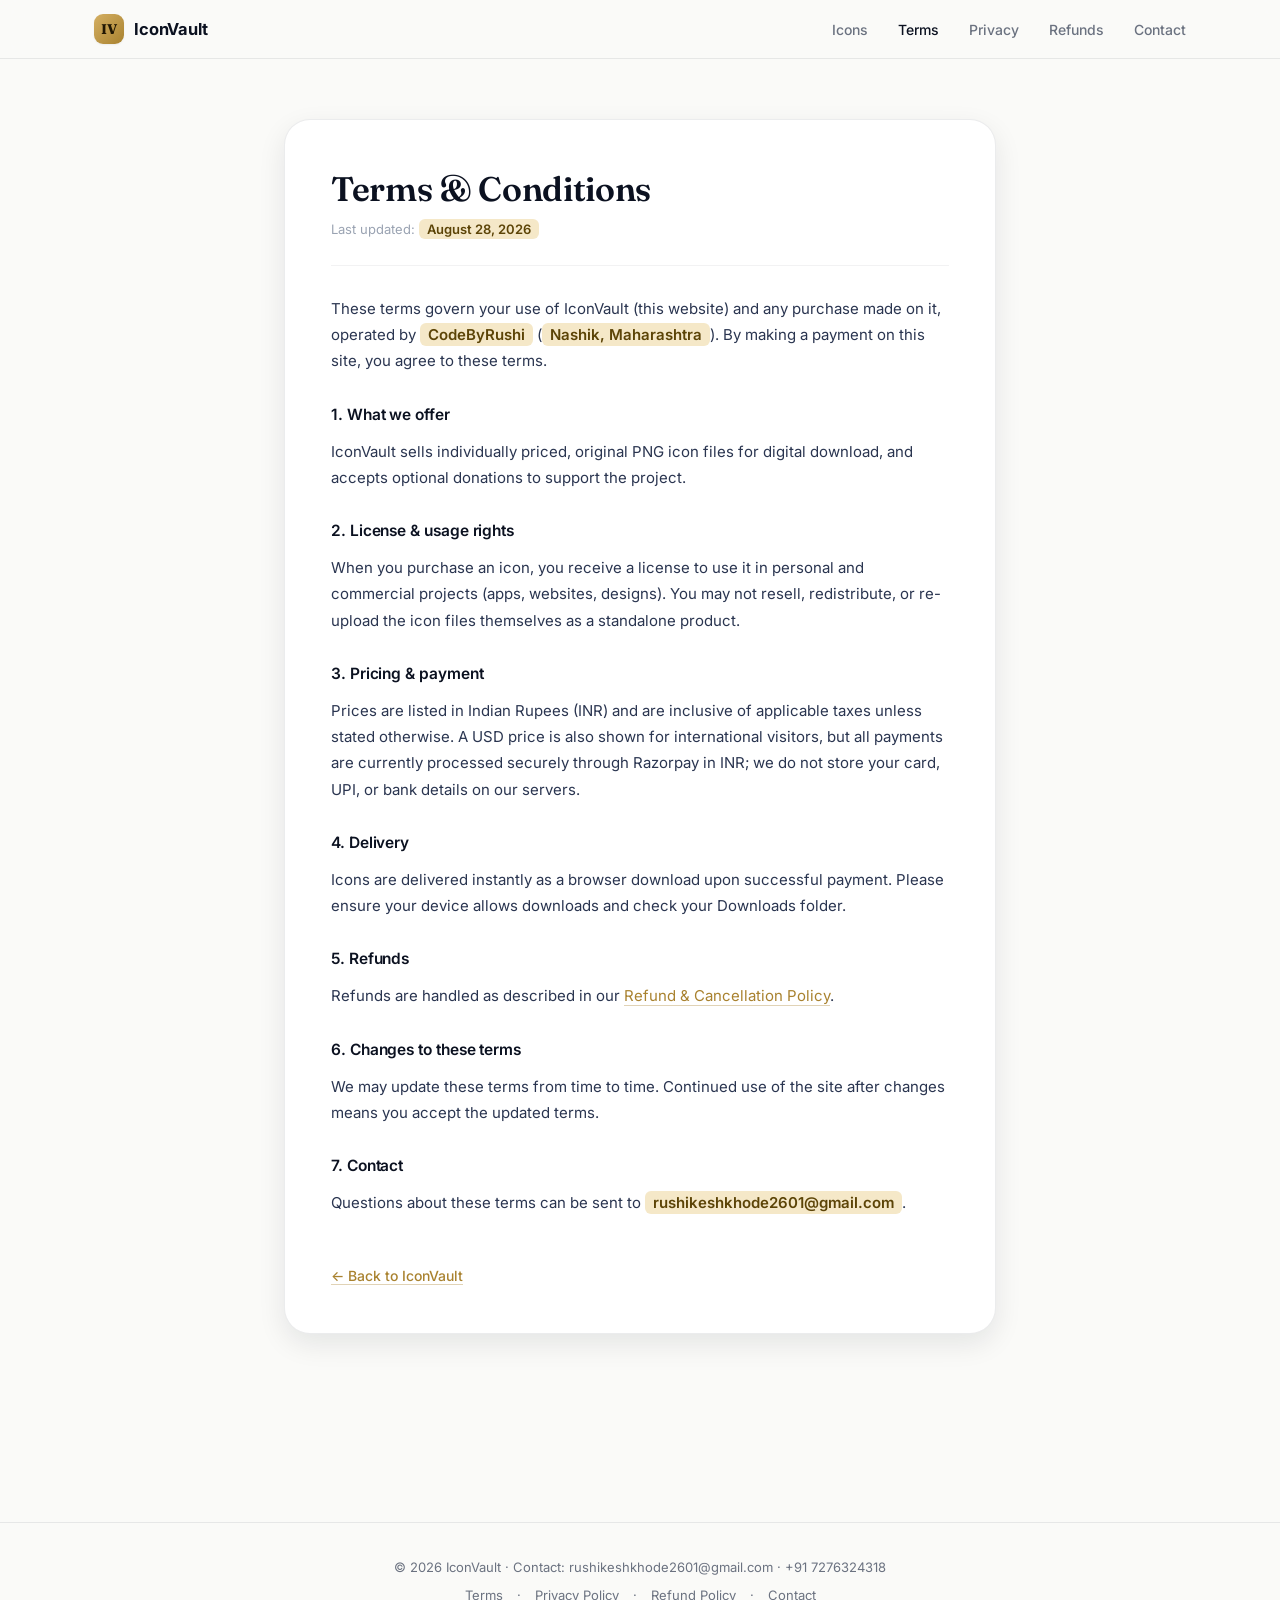
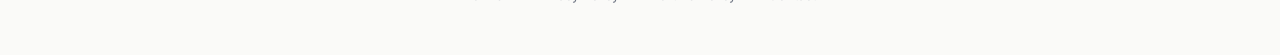
<file: terms.html>
<!DOCTYPE html>
<html lang="en">
<head>
<meta charset="UTF-8">
<meta name="viewport" content="width=device-width, initial-scale=1.0">
<title>Terms & Conditions — IconVault</title>
<link rel="preconnect" href="https://fonts.googleapis.com">
<link rel="preconnect" href="https://fonts.gstatic.com" crossorigin>
<link href="https://fonts.googleapis.com/css2?family=Fraunces:opsz,wght@9..144,500;9..144,600;9..144,700&family=Inter:wght@400;500;600;700;800&display=swap" rel="stylesheet">
<link rel="stylesheet" href="assets/style.css">
</head>
<body>

<header class="site-header">
  <div class="nav-wrap">
    <a href="index.html" class="brand"><span class="brand-mark">IV</span>IconVault</a>
    <button class="nav-toggle" id="navToggle" aria-label="Toggle menu">
      <svg width="22" height="22" viewBox="0 0 24 24" fill="none" stroke="currentColor" stroke-width="2" stroke-linecap="round"><line x1="3" y1="6" x2="21" y2="6"></line><line x1="3" y1="12" x2="21" y2="12"></line><line x1="3" y1="18" x2="21" y2="18"></line></svg>
    </button>
    <nav class="nav-links" id="navLinks">
      <a href="index.html#icons">Icons</a>
      <a href="terms.html" class="current">Terms</a>
      <a href="privacy.html">Privacy</a>
      <a href="refund-policy.html">Refunds</a>
      <a href="contact.html">Contact</a>
    </nav>
  </div>
</header>

<main class="legal-main">
  <div class="legal-card">
    <h1>Terms & Conditions</h1>
    <p class="updated">Last updated: <span class="fill">August 28, 2026</span></p>

    <p>These terms govern your use of IconVault (this website) and any purchase made on it, operated by <span class="fill">CodeByRushi</span> (<span class="fill">Nashik, Maharashtra</span>). By making a payment on this site, you agree to these terms.</p>

    <h3>1. What we offer</h3>
    <p>IconVault sells individually priced, original PNG icon files for digital download, and accepts optional donations to support the project.</p>

    <h3>2. License & usage rights</h3>
    <p>When you purchase an icon, you receive a license to use it in personal and commercial projects (apps, websites, designs). You may not resell, redistribute, or re-upload the icon files themselves as a standalone product.</p>

    <h3>3. Pricing & payment</h3>
    <p>Prices are listed in Indian Rupees (INR) and are inclusive of applicable taxes unless stated otherwise. A USD price is also shown for international visitors, but all payments are currently processed securely through Razorpay in INR; we do not store your card, UPI, or bank details on our servers.</p>

    <h3>4. Delivery</h3>
    <p>Icons are delivered instantly as a browser download upon successful payment. Please ensure your device allows downloads and check your Downloads folder.</p>

    <h3>5. Refunds</h3>
    <p>Refunds are handled as described in our <a href="refund-policy.html">Refund & Cancellation Policy</a>.</p>

    <h3>6. Changes to these terms</h3>
    <p>We may update these terms from time to time. Continued use of the site after changes means you accept the updated terms.</p>

    <h3>7. Contact</h3>
    <p>Questions about these terms can be sent to <span class="fill">rushikeshkhode2601@gmail.com</span>.</p>

    <a class="back-link" href="index.html">← Back to IconVault</a>
  </div>
</main>

<footer>
  <div>© <span id="year"></span> IconVault · Contact: rushikeshkhode2601@gmail.com · +91 7276324318</div>
  <div class="foot-links">
    <a href="terms.html">Terms</a> ·
    <a href="privacy.html">Privacy Policy</a> ·
    <a href="refund-policy.html">Refund Policy</a> ·
    <a href="contact.html">Contact</a>
  </div>
</footer>

<script src="assets/site.js"></script>
</body>
</html>
</file>
<file: assets/style.css>
/* IconVault — shared design system */

:root{
  --navy:#0B1120;
  --navy-2:#141B2E;
  --navy-3:#1E2A44;
  --paper:#FAFAF8;
  --paper-2:#F1EEE5;
  --card:#FFFFFF;
  --gold:#D4AF63;
  --gold-deep:#A9822F;
  --gold-soft:#F5E8C8;
  --ink:#0B1120;
  --ink-soft:#2A3550;
  --muted:#6B7280;
  --muted-2:#9AA3B2;
  --line:rgba(11,17,32,.08);
  --line-soft:rgba(11,17,32,.05);
  --success:#2F7A4F;
  --shadow-sm:0 1px 2px rgba(11,17,32,.06);
  --shadow-md:0 10px 28px rgba(11,17,32,.09);
  --shadow-lg:0 26px 54px rgba(11,17,32,.16);
  --radius-sm:10px;
  --radius-md:16px;
  --radius-lg:26px;
  --ease:cubic-bezier(.16,1,.3,1);
}

*,*::before,*::after{box-sizing:border-box;}
html{scroll-behavior:smooth;}
body{
  margin:0;
  background:var(--paper);
  color:var(--ink);
  font-family:'Inter',-apple-system,BlinkMacSystemFont,'Segoe UI',Roboto,sans-serif;
  -webkit-font-smoothing:antialiased;
  -moz-osx-font-smoothing:grayscale;
  font-size:15.5px;
}
img{max-width:100%;display:block;}
a{color:var(--gold-deep);}
::selection{background:var(--gold-soft);color:#3a2b02;}

/* ---------- Nav ---------- */
.site-header{
  position:sticky;top:0;z-index:100;
  background:rgba(250,250,248,.72);
  backdrop-filter:blur(20px) saturate(180%);
  -webkit-backdrop-filter:blur(20px) saturate(180%);
  border-bottom:1px solid var(--line);
}
.nav-wrap{
  max-width:1140px;margin:0 auto;padding:14px 24px;
  display:flex;align-items:center;justify-content:space-between;position:relative;
}
.brand{display:flex;align-items:center;gap:10px;text-decoration:none;color:var(--ink);font-weight:700;font-size:16.5px;letter-spacing:-.01em;}
.brand-mark{
  width:30px;height:30px;border-radius:9px;flex:none;
  background:linear-gradient(135deg,var(--gold),var(--gold-deep));
  color:#211703;display:flex;align-items:center;justify-content:center;
  font-family:'Fraunces',serif;font-weight:700;font-size:14px;
  box-shadow:var(--shadow-sm);
}
.nav-links{display:flex;align-items:center;gap:30px;}
.nav-links a{color:var(--muted);text-decoration:none;font-size:14px;font-weight:500;transition:color .2s var(--ease);}
.nav-links a:hover,.nav-links a.current{color:var(--ink);}
.nav-toggle{
  display:none;background:none;border:none;cursor:pointer;padding:6px;
  color:var(--ink);
}
.nav-toggle svg{display:block;}

@media (max-width:760px){
  .nav-toggle{display:block;}
  .nav-links{
    position:absolute;top:100%;left:0;right:0;
    background:var(--card);border-bottom:1px solid var(--line);box-shadow:var(--shadow-md);
    flex-direction:column;align-items:flex-start;gap:2px;padding:10px 24px 18px;
    display:none;
  }
  .nav-links.open{display:flex;}
  .nav-links a{width:100%;padding:11px 0;font-size:15px;border-bottom:1px solid var(--line-soft);}
  .nav-links a:last-child{border-bottom:none;}
}

/* ---------- Buttons ---------- */
.btn{
  display:inline-flex;align-items:center;justify-content:center;gap:8px;
  font-family:'Inter';font-weight:600;font-size:14.5px;
  padding:13px 26px;border-radius:999px;cursor:pointer;text-decoration:none;
  border:none;transition:transform .25s var(--ease), box-shadow .25s var(--ease), background .25s var(--ease);
}
.btn-primary{background:linear-gradient(135deg,var(--gold),var(--gold-deep));color:#241a02;box-shadow:0 10px 24px rgba(201,162,75,.35);}
.btn-primary:hover{transform:translateY(-2px);box-shadow:0 14px 30px rgba(201,162,75,.45);}
.btn-ghost{background:rgba(255,255,255,.06);color:#fff;border:1px solid rgba(255,255,255,.28);}
.btn-ghost:hover{background:rgba(255,255,255,.12);transform:translateY(-2px);}

/* ---------- Hero (index only) ---------- */
.hero{
  position:relative;overflow:hidden;text-align:center;color:var(--paper);
  padding:100px 24px 84px;
  background:
    radial-gradient(ellipse 70% 55% at 50% -8%, rgba(212,175,99,.28), transparent 60%),
    radial-gradient(ellipse 55% 45% at 92% 6%, rgba(52,74,116,.55), transparent 60%),
    linear-gradient(180deg,var(--navy) 0%, var(--navy-2) 100%);
}
.hero .eyebrow{
  display:inline-flex;align-items:center;gap:8px;
  font-family:'Inter';font-size:11.5px;letter-spacing:.18em;text-transform:uppercase;
  color:var(--gold);padding:7px 16px;border-radius:999px;
  border:1px solid rgba(212,175,99,.35);background:rgba(212,175,99,.08);
  margin:0 0 22px;
}
.hero h1{
  font-family:'Fraunces',serif;font-weight:600;letter-spacing:-.02em;
  font-size:clamp(34px,6vw,62px);line-height:1.06;margin:0 0 20px;
  background:linear-gradient(180deg,#ffffff,#cbd3e3);
  -webkit-background-clip:text;background-clip:text;color:transparent;
}
.hero .lead{color:#B9C0CF;font-size:clamp(15px,2vw,17.5px);max-width:540px;margin:0 auto 38px;line-height:1.65;}
.hero-ctas{display:flex;gap:14px;justify-content:center;flex-wrap:wrap;margin-bottom:52px;}
.stat-row{display:flex;gap:0;justify-content:center;flex-wrap:wrap;max-width:520px;margin:0 auto;border-top:1px solid rgba(255,255,255,.12);padding-top:34px;}
.stat{flex:1;min-width:140px;padding:0 18px;}
.stat b{display:block;font-family:'Fraunces',serif;font-size:24px;font-weight:600;color:#fff;}
.stat span{display:block;font-size:12px;color:var(--muted-2);margin-top:4px;letter-spacing:.02em;}

/* ---------- Main / sections ---------- */
main{max-width:1140px;margin:0 auto;padding:64px 24px 24px;}
.section-head{display:flex;justify-content:space-between;align-items:flex-end;gap:20px;flex-wrap:wrap;margin-bottom:8px;}
.section-title{font-family:'Fraunces',serif;font-weight:600;letter-spacing:-.01em;font-size:clamp(24px,3vw,30px);margin:0 0 6px;}
.section-sub{color:var(--muted);font-size:14px;margin:0;}

.currency-toggle{display:inline-flex;background:var(--paper-2);border:1px solid var(--line);border-radius:999px;padding:4px;gap:2px;}
.currency-toggle button{
  border:none;background:transparent;padding:8px 17px;border-radius:999px;
  font-family:'Inter';font-size:13px;font-weight:600;color:var(--muted);cursor:pointer;
  transition:all .25s var(--ease);
}
.currency-toggle button.active{background:var(--navy);color:#fff;box-shadow:var(--shadow-sm);}
.curr-hint{font-size:12.5px;color:var(--muted-2);margin:14px 0 0;}

/* ---------- Search & category filters ---------- */
.filter-bar{display:flex;gap:16px;flex-wrap:wrap;align-items:center;justify-content:space-between;margin-top:26px;}
.search-input{
  flex:1;min-width:200px;max-width:340px;font-family:'Inter';font-size:14px;
  padding:11px 18px;border-radius:999px;border:1px solid var(--line);
  background:var(--card);color:var(--ink);transition:box-shadow .2s var(--ease), border-color .2s var(--ease);
}
.search-input:focus{outline:none;border-color:var(--gold);box-shadow:0 0 0 3px rgba(212,175,99,.18);}
.search-input::placeholder{color:var(--muted-2);}
.category-pills{display:flex;gap:8px;flex-wrap:wrap;}
.category-pills button{
  border:1px solid var(--line);background:var(--card);padding:8px 16px;border-radius:999px;
  font-family:'Inter';font-size:13px;font-weight:600;color:var(--muted);cursor:pointer;
  transition:all .25s var(--ease);
}
.category-pills button.active{background:var(--navy);color:#fff;border-color:var(--navy);}
.category-pills button:hover:not(.active){border-color:var(--gold);color:var(--ink);}
.no-results{grid-column:1/-1;text-align:center;padding:64px 20px;color:var(--muted);font-size:14.5px;}

/* ---------- Icon grid ---------- */
.grid{display:grid;grid-template-columns:repeat(auto-fill,minmax(230px,1fr));gap:22px;margin-top:30px;}
.card{
  background:var(--card);border:1px solid var(--line);border-radius:var(--radius-md);
  overflow:hidden;display:flex;flex-direction:column;
  transition:transform .4s var(--ease), box-shadow .4s var(--ease);
}
.card:hover{transform:translateY(-6px);box-shadow:var(--shadow-lg);}
.thumb{
  background:linear-gradient(160deg,#FBFAF7,#F1EEE5);
  padding:38px 24px;display:flex;align-items:center;justify-content:center;
  border-bottom:1px solid var(--line);
}
.thumb img{width:88px;height:88px;object-fit:contain;transition:transform .45s var(--ease);filter:drop-shadow(0 12px 18px rgba(11,17,32,.14));}
.card:hover .thumb img{transform:scale(1.08) translateY(-4px);}
.card-body{padding:18px 19px 22px;display:flex;flex-direction:column;gap:11px;}
.card-body h3{margin:0;font-size:15px;font-weight:600;letter-spacing:-.005em;}
.price{font-family:'Inter';font-weight:700;font-size:16.5px;color:var(--ink);}
.buy-btn{
  margin-top:2px;background:var(--navy);color:var(--paper);border:none;padding:11px;
  border-radius:9px;font-weight:600;font-size:13.5px;cursor:pointer;font-family:'Inter';
  transition:all .25s var(--ease);
}
.buy-btn:hover{background:var(--navy-2);transform:translateY(-1px);}
.buy-btn:disabled{opacity:.6;cursor:progress;transform:none;}

/* ---------- Donate ---------- */
.donate-wrap{
  margin-top:76px;position:relative;overflow:hidden;isolation:isolate;
  background:linear-gradient(160deg,var(--navy),var(--navy-2));
  border-radius:var(--radius-lg);padding:52px 40px;color:var(--paper);
}
.donate-wrap::before{
  content:'';position:absolute;inset:0;z-index:-1;
  background:radial-gradient(circle at 82% -10%, rgba(212,175,99,.28), transparent 55%);
}
.donate-wrap h2{font-family:'Fraunces',serif;font-weight:600;font-size:clamp(22px,3vw,28px);margin:0 0 8px;}
.donate-wrap p{color:#B9C0CF;font-size:14.5px;margin:0 0 26px;max-width:460px;line-height:1.6;}
.donate-row{display:flex;gap:12px;flex-wrap:wrap;align-items:center;}
.donate-row input{
  font-family:'Inter';font-size:16px;padding:13px 16px;border-radius:10px;border:1px solid transparent;
  width:160px;background:rgba(255,255,255,.95);transition:box-shadow .2s;
}
.donate-row input:focus{outline:none;box-shadow:0 0 0 3px rgba(212,175,99,.4);}
.donate-row button{
  background:var(--gold);color:var(--navy);border:none;padding:13px 28px;border-radius:10px;
  font-weight:700;cursor:pointer;font-size:14.5px;font-family:'Inter';transition:all .25s var(--ease);
}
.donate-row button:hover{background:#e0bd75;transform:translateY(-1px);}

/* ---------- Footer ---------- */
footer{border-top:1px solid var(--line);margin-top:88px;padding:36px 24px 52px;text-align:center;font-size:13px;color:var(--muted);}
footer .foot-links{margin-top:12px;}
footer .foot-links a{color:var(--muted);text-decoration:none;margin:0 10px;transition:color .2s;}
footer .foot-links a:hover{color:var(--ink);}

/* ---------- Legal pages ---------- */
.legal-main{max-width:760px;margin:0 auto;padding:60px 24px 100px;}
.legal-card{background:var(--card);border:1px solid var(--line);border-radius:var(--radius-lg);padding:48px 46px;box-shadow:var(--shadow-md);}
.legal-card h1{font-family:'Fraunces',serif;font-weight:600;letter-spacing:-.01em;font-size:clamp(27px,4vw,34px);margin:0 0 8px;}
.legal-card .updated{color:var(--muted-2);font-size:13px;margin:0 0 30px;padding-bottom:24px;border-bottom:1px solid var(--line-soft);}
.legal-card h3{font-family:'Inter';font-weight:600;font-size:15.5px;margin-top:30px;margin-bottom:8px;letter-spacing:-.005em;}
.legal-card p,.legal-card li{color:var(--ink-soft);font-size:15px;line-height:1.75;}
.legal-card ul{padding-left:20px;}
.legal-card a{color:var(--gold-deep);text-decoration:none;border-bottom:1px solid rgba(169,130,47,.35);transition:border-color .2s;}
.legal-card a:hover{border-color:var(--gold-deep);}
.fill{background:var(--gold-soft);padding:2px 8px;border-radius:6px;font-weight:600;color:#5C4407;}
.back-link{display:inline-block;margin-top:36px;font-size:14px;font-weight:500;}

.info-grid{display:grid;grid-template-columns:repeat(auto-fit,minmax(200px,1fr));gap:14px;margin:8px 0 0;}
.info-tile{background:var(--paper-2);border:1px solid var(--line);border-left:3px solid var(--gold);border-radius:12px;padding:16px 18px;}
.info-tile .label{display:block;font-size:11px;text-transform:uppercase;letter-spacing:.08em;color:var(--muted);margin-bottom:5px;}
.info-tile .value{font-size:15px;font-weight:600;color:var(--ink);word-break:break-word;}

@media (max-width:600px){
  main{padding:44px 18px 16px;}
  .hero{padding:76px 18px 64px;}
  .legal-main{padding:40px 14px 72px;}
  .legal-card{padding:34px 24px;}
  .donate-wrap{padding:38px 24px;}
}
</file>
